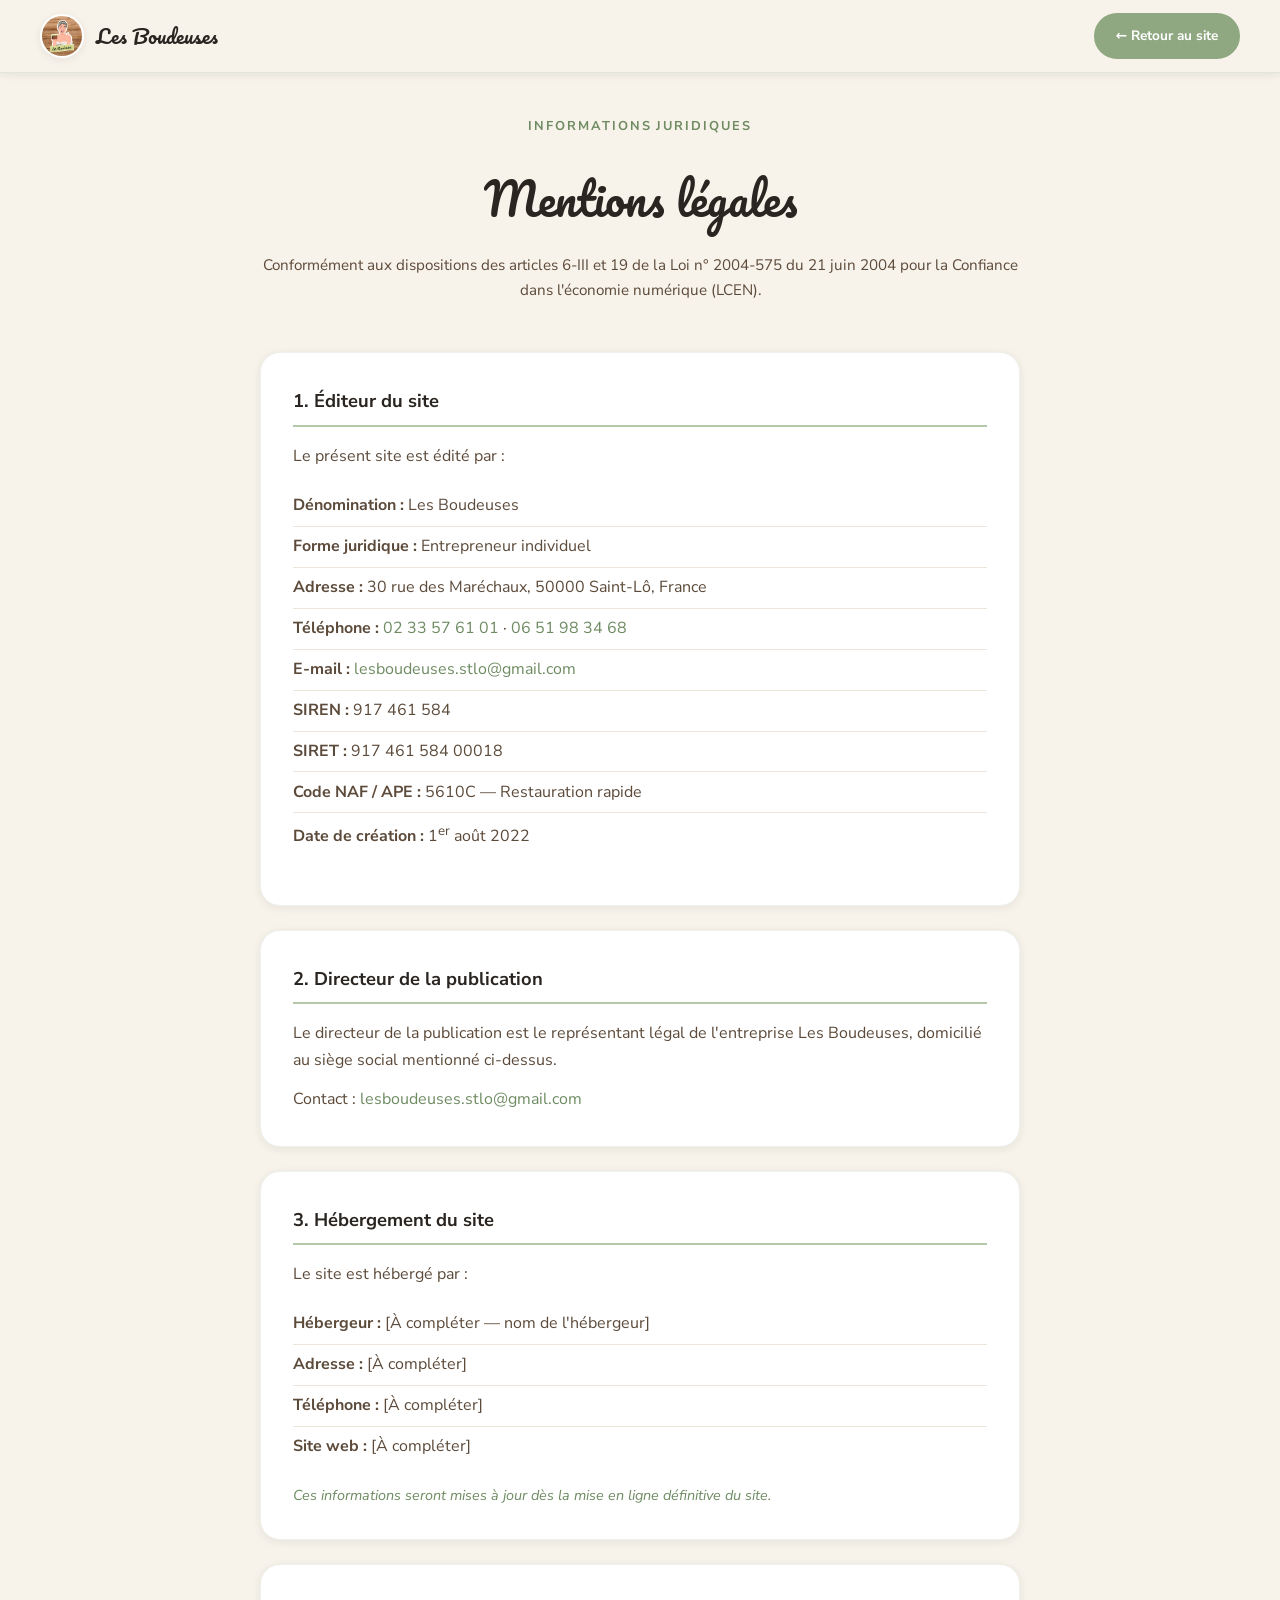
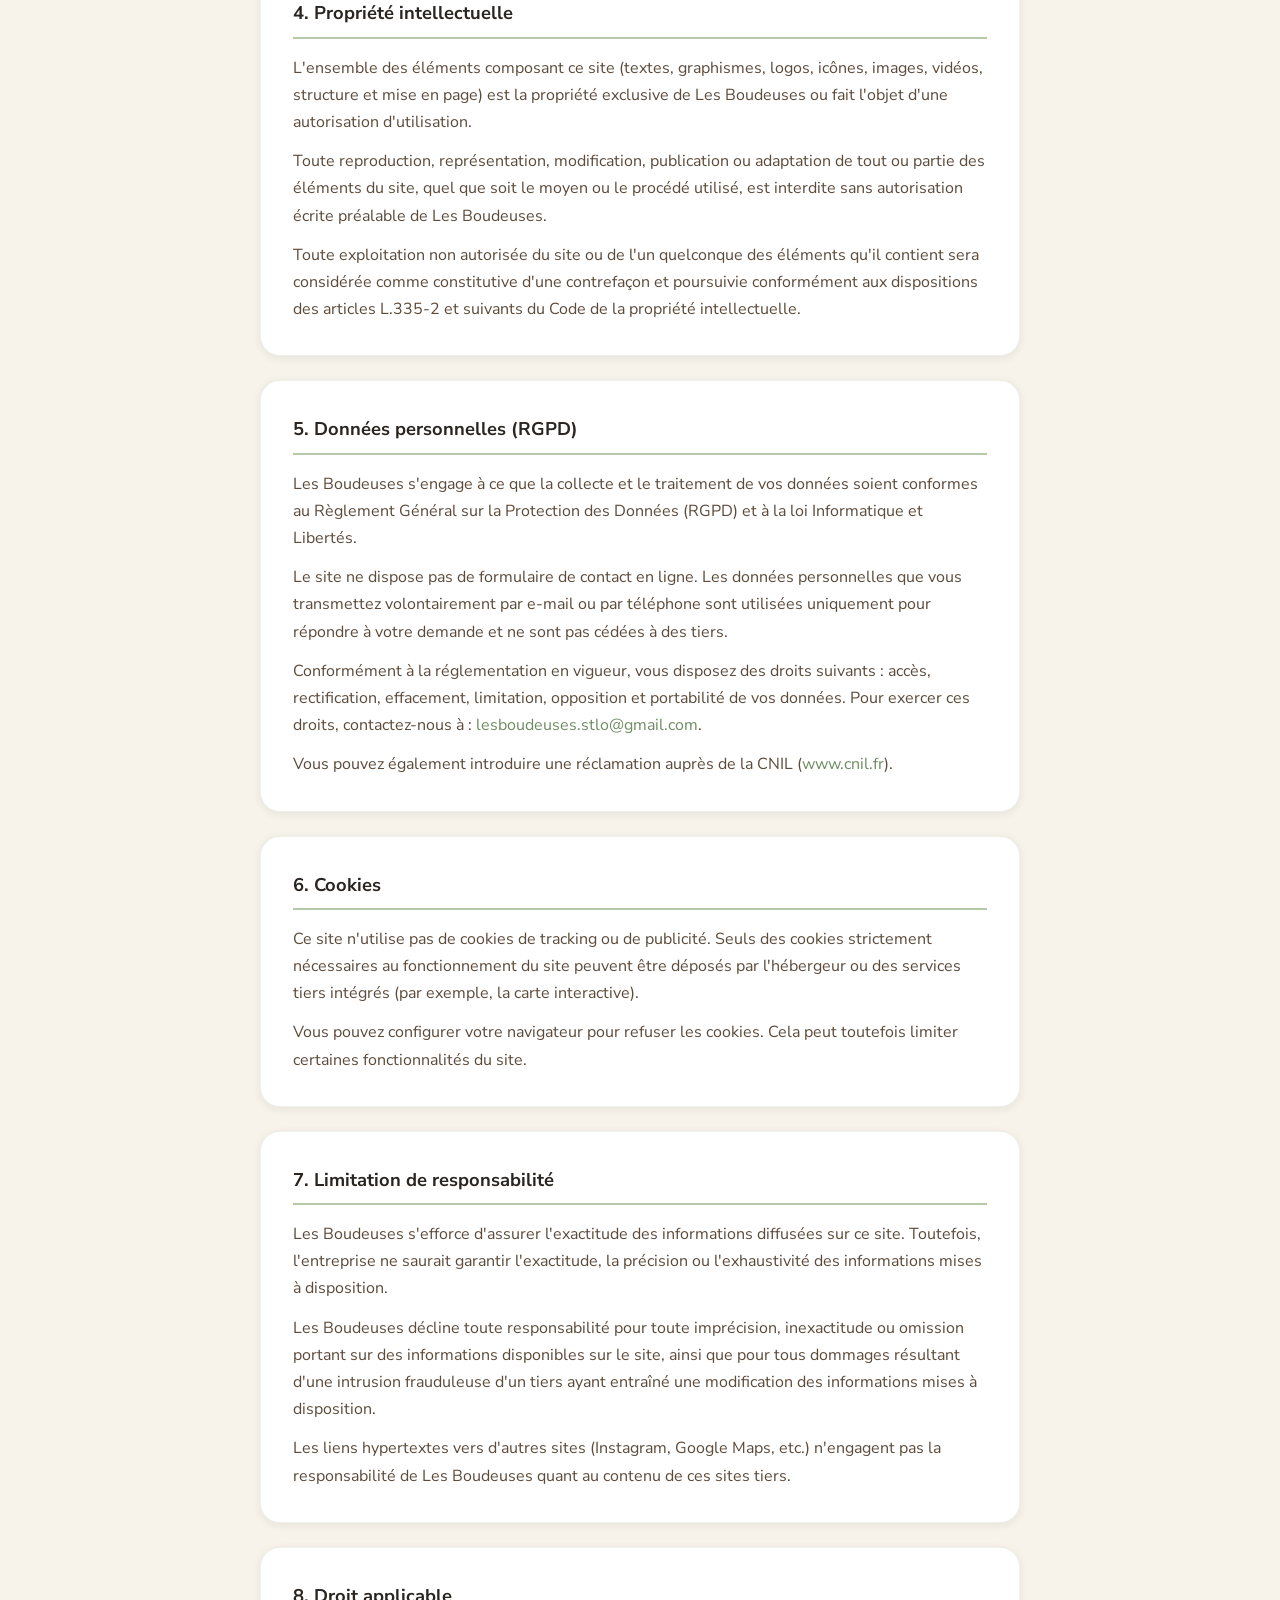
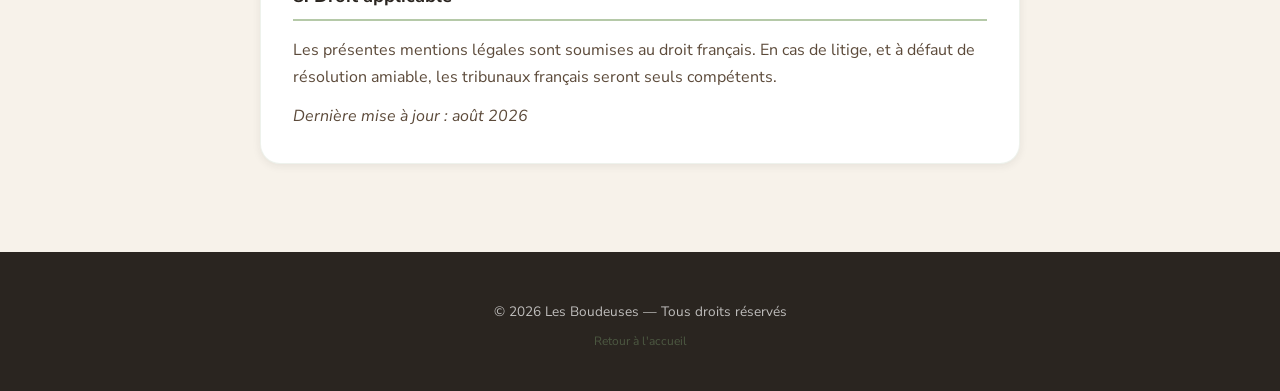
<file: mentions-legales.html>
<!DOCTYPE html>
<html lang="fr">
<head>
  <meta charset="UTF-8">
  <meta name="viewport" content="width=device-width, initial-scale=1.0">
  <meta name="robots" content="noindex, follow">
  <title>Mentions légales — Les Boudeuses | Saint-Lô</title>
  <link rel="preconnect" href="https://fonts.googleapis.com">
  <link rel="preconnect" href="https://fonts.gstatic.com" crossorigin>
  <link href="https://fonts.googleapis.com/css2?family=Nunito+Sans:ital,opsz,wght@0,6..12,400;0,6..12,600;0,6..12,700&family=Pacifico&display=swap" rel="stylesheet">
  <link rel="stylesheet" href="css/style.css">
  <link rel="icon" data-img-favicon href="" type="image/png">
</head>
<body>

  <header class="header header--scrolled">
    <nav class="nav container">
      <a href="index.html" class="nav__logo">
        <img data-img="logo" alt="Les Boudeuses" class="nav__logo-img">
        <span class="nav__logo-text">Les Boudeuses</span>
      </a>
      <a href="index.html" class="btn btn--primary legal-back">← Retour au site</a>
    </nav>
  </header>

  <main class="legal-page">
    <div class="container legal-page__container">
      <header class="legal-page__header">
        <span class="section__label">Informations juridiques</span>
        <h1 class="legal-page__title script">Mentions légales</h1>
        <p class="legal-page__intro">Conformément aux dispositions des articles 6-III et 19 de la Loi n° 2004-575 du 21 juin 2004 pour la Confiance dans l'économie numérique (LCEN).</p>
      </header>

      <article class="legal-block">
        <h2>1. Éditeur du site</h2>
        <p>Le présent site est édité par :</p>
        <ul class="legal-list">
          <li><strong>Dénomination :</strong> Les Boudeuses</li>
          <li><strong>Forme juridique :</strong> Entrepreneur individuel</li>
          <li><strong>Adresse :</strong> 30 rue des Maréchaux, 50000 Saint-Lô, France</li>
          <li><strong>Téléphone :</strong> <a href="tel:+33233576101">02 33 57 61 01</a> · <a href="tel:+33651983468">06 51 98 34 68</a></li>
          <li><strong>E-mail :</strong> <a href="mailto:lesboudeuses.stlo@gmail.com">lesboudeuses.stlo@gmail.com</a></li>
          <li><strong>SIREN :</strong> 917 461 584</li>
          <li><strong>SIRET :</strong> 917 461 584 00018</li>
          <li><strong>Code NAF / APE :</strong> 5610C — Restauration rapide</li>
          <li><strong>Date de création :</strong> 1<sup>er</sup> août 2022</li>
        </ul>
      </article>

      <article class="legal-block">
        <h2>2. Directeur de la publication</h2>
        <p>Le directeur de la publication est le représentant légal de l'entreprise Les Boudeuses, domicilié au siège social mentionné ci-dessus.</p>
        <p>Contact : <a href="mailto:lesboudeuses.stlo@gmail.com">lesboudeuses.stlo@gmail.com</a></p>
      </article>

      <article class="legal-block">
        <h2>3. Hébergement du site</h2>
        <p>Le site est hébergé par :</p>
        <ul class="legal-list">
          <li><strong>Hébergeur :</strong> [À compléter — nom de l'hébergeur]</li>
          <li><strong>Adresse :</strong> [À compléter]</li>
          <li><strong>Téléphone :</strong> [À compléter]</li>
          <li><strong>Site web :</strong> [À compléter]</li>
        </ul>
        <p class="legal-note">Ces informations seront mises à jour dès la mise en ligne définitive du site.</p>
      </article>

      <article class="legal-block">
        <h2>4. Propriété intellectuelle</h2>
        <p>L'ensemble des éléments composant ce site (textes, graphismes, logos, icônes, images, vidéos, structure et mise en page) est la propriété exclusive de Les Boudeuses ou fait l'objet d'une autorisation d'utilisation.</p>
        <p>Toute reproduction, représentation, modification, publication ou adaptation de tout ou partie des éléments du site, quel que soit le moyen ou le procédé utilisé, est interdite sans autorisation écrite préalable de Les Boudeuses.</p>
        <p>Toute exploitation non autorisée du site ou de l'un quelconque des éléments qu'il contient sera considérée comme constitutive d'une contrefaçon et poursuivie conformément aux dispositions des articles L.335-2 et suivants du Code de la propriété intellectuelle.</p>
      </article>

      <article class="legal-block">
        <h2>5. Données personnelles (RGPD)</h2>
        <p>Les Boudeuses s'engage à ce que la collecte et le traitement de vos données soient conformes au Règlement Général sur la Protection des Données (RGPD) et à la loi Informatique et Libertés.</p>
        <p>Le site ne dispose pas de formulaire de contact en ligne. Les données personnelles que vous transmettez volontairement par e-mail ou par téléphone sont utilisées uniquement pour répondre à votre demande et ne sont pas cédées à des tiers.</p>
        <p>Conformément à la réglementation en vigueur, vous disposez des droits suivants : accès, rectification, effacement, limitation, opposition et portabilité de vos données. Pour exercer ces droits, contactez-nous à : <a href="mailto:lesboudeuses.stlo@gmail.com">lesboudeuses.stlo@gmail.com</a>.</p>
        <p>Vous pouvez également introduire une réclamation auprès de la CNIL (<a href="https://www.cnil.fr" target="_blank" rel="noopener noreferrer">www.cnil.fr</a>).</p>
      </article>

      <article class="legal-block">
        <h2>6. Cookies</h2>
        <p>Ce site n'utilise pas de cookies de tracking ou de publicité. Seuls des cookies strictement nécessaires au fonctionnement du site peuvent être déposés par l'hébergeur ou des services tiers intégrés (par exemple, la carte interactive).</p>
        <p>Vous pouvez configurer votre navigateur pour refuser les cookies. Cela peut toutefois limiter certaines fonctionnalités du site.</p>
      </article>

      <article class="legal-block">
        <h2>7. Limitation de responsabilité</h2>
        <p>Les Boudeuses s'efforce d'assurer l'exactitude des informations diffusées sur ce site. Toutefois, l'entreprise ne saurait garantir l'exactitude, la précision ou l'exhaustivité des informations mises à disposition.</p>
        <p>Les Boudeuses décline toute responsabilité pour toute imprécision, inexactitude ou omission portant sur des informations disponibles sur le site, ainsi que pour tous dommages résultant d'une intrusion frauduleuse d'un tiers ayant entraîné une modification des informations mises à disposition.</p>
        <p>Les liens hypertextes vers d'autres sites (Instagram, Google Maps, etc.) n'engagent pas la responsabilité de Les Boudeuses quant au contenu de ces sites tiers.</p>
      </article>

      <article class="legal-block">
        <h2>8. Droit applicable</h2>
        <p>Les présentes mentions légales sont soumises au droit français. En cas de litige, et à défaut de résolution amiable, les tribunaux français seront seuls compétents.</p>
        <p><em>Dernière mise à jour : août 2026</em></p>
      </article>
    </div>
  </main>

  <footer class="footer">
    <div class="container">
      <div class="footer__bottom">
        <p>&copy; 2026 Les Boudeuses — Tous droits réservés</p>
        <p class="footer__legal"><a href="index.html">Retour à l'accueil</a></p>
      </div>
    </div>
  </footer>

  <script src="js/images.js"></script>
  <script>initImages();</script>
</body>
</html>
</file>
<file: css/style.css>
/* ============================================
   Les Boudeuses — Styles
   ============================================ */

:root {
  --sage: #8FA882;
  --sage-dark: #6E8B62;
  --sage-light: #B5C9A8;
  --cream: #F7F2EA;
  --cream-dark: #EDE5D8;
  --paper: #F5F0E6;
  --wood: #C4A882;
  --brick: #C4654A;
  --charcoal: #2A2520;
  --brown: #3D2E1F;
  --brown-light: #5C4A3A;
  --white: #FFFFFF;

  --font-body: 'Nunito Sans', system-ui, sans-serif;
  --font-script: 'Pacifico', cursive;
  --font-typewriter: 'Special Elite', 'Courier New', monospace;

  --section-padding: clamp(4rem, 8vw, 7rem);
  --container-width: 1200px;
  --radius: 12px;
  --radius-lg: 20px;
  --shadow-sm: 0 2px 8px rgba(42, 37, 32, 0.08);
  --shadow-md: 0 8px 30px rgba(42, 37, 32, 0.12);
  --shadow-lg: 0 20px 60px rgba(42, 37, 32, 0.15);
  --transition: 0.3s cubic-bezier(0.4, 0, 0.2, 1);
  --header-height: 72px;
  --header-offset: calc(var(--header-height) + 1px);
}

*, *::before, *::after {
  box-sizing: border-box;
  margin: 0;
  padding: 0;
}

html {
  scroll-behavior: smooth;
}

section[id] {
  scroll-margin-top: var(--header-offset);
}

#accueil {
  scroll-margin-top: 0;
}

body {
  font-family: var(--font-body);
  font-size: 1rem;
  line-height: 1.7;
  color: var(--brown);
  background-color: var(--cream);
  overflow-x: hidden;
}

img {
  max-width: 100%;
  height: auto;
  display: block;
}

a {
  color: var(--sage-dark);
  text-decoration: none;
  transition: color var(--transition);
}

a:hover {
  color: var(--brick);
}

ul {
  list-style: none;
}

.container {
  width: min(100% - 2rem, var(--container-width));
  margin-inline: auto;
}

.script {
  font-family: var(--font-script);
  font-weight: 400;
}

.typewriter {
  font-family: var(--font-typewriter);
  font-weight: 400;
}

/* Header */
.header {
  position: fixed;
  top: 0;
  left: 0;
  right: 0;
  z-index: 1000;
  background: rgba(247, 242, 234, 0.92);
  backdrop-filter: blur(12px);
  -webkit-backdrop-filter: blur(12px);
  border-bottom: 1px solid rgba(143, 168, 130, 0.2);
  transition: box-shadow var(--transition);
}

.header--scrolled {
  box-shadow: var(--shadow-sm);
}

.nav {
  display: flex;
  align-items: center;
  justify-content: space-between;
  height: 72px;
}

.nav__logo {
  display: flex;
  align-items: center;
  gap: 0.75rem;
  color: var(--charcoal);
}

.nav__logo:hover {
  color: var(--charcoal);
}

.nav__logo-img {
  width: 44px;
  height: 44px;
  border-radius: 50%;
  object-fit: cover;
  border: 2px solid var(--white);
  box-shadow: var(--shadow-sm);
}

.nav__logo-text {
  font-family: var(--font-script);
  font-size: 1.25rem;
  display: none;
}

@media (min-width: 480px) {
  .nav__logo-text { display: block; }
}

.nav__menu {
  display: flex;
  align-items: center;
  gap: 0.25rem;
  list-style: none;
}

@media (min-width: 769px) {
  .nav__menu {
    position: fixed;
    top: 0;
    left: 50%;
    transform: translateX(-50%);
    width: min(100% - 2rem, var(--container-width));
    height: var(--header-height);
    padding: 0;
    justify-content: flex-end;
    z-index: 1001;
    pointer-events: none;
  }

  .nav__menu li {
    pointer-events: auto;
  }
}

.nav__link {
  padding: 0.5rem 1rem;
  font-size: 0.9rem;
  font-weight: 600;
  color: var(--brown);
  border-radius: 8px;
  transition: background var(--transition), color var(--transition);
}

.nav__link:hover {
  background: rgba(143, 168, 130, 0.15);
  color: var(--sage-dark);
}

.nav__link--cta {
  background: var(--sage);
  color: var(--white) !important;
  margin-left: 0.5rem;
}

.nav__link--cta:hover {
  background: var(--sage-dark);
  color: var(--white) !important;
}

.nav__toggle {
  display: none;
  flex-direction: column;
  gap: 5px;
  background: none;
  border: none;
  cursor: pointer;
  padding: 8px;
}

.nav__toggle span {
  display: block;
  width: 24px;
  height: 2px;
  background: var(--charcoal);
  border-radius: 2px;
  transition: transform var(--transition), opacity var(--transition);
  transform-origin: center;
}

.nav__backdrop {
  display: none;
}

@media (max-width: 768px) {
  .header {
    backdrop-filter: none;
    -webkit-backdrop-filter: none;
    background: rgba(247, 242, 234, 0.98);
  }

  .nav__toggle {
    display: flex;
    position: relative;
    z-index: 1002;
    width: 44px;
    height: 44px;
    align-items: center;
    justify-content: center;
    border-radius: 50%;
    transition: background var(--transition);
  }

  .nav__toggle--open {
    background: rgba(143, 168, 130, 0.18);
  }

  .nav__toggle--open span:nth-child(1) {
    transform: translateY(7px) rotate(45deg);
  }

  .nav__toggle--open span:nth-child(2) {
    opacity: 0;
    transform: scaleX(0);
  }

  .nav__toggle--open span:nth-child(3) {
    transform: translateY(-7px) rotate(-45deg);
  }

  .nav__backdrop {
    display: block;
    position: fixed;
    inset: 0;
    z-index: 999;
    background: rgba(42, 37, 32, 0.45);
    opacity: 0;
    visibility: hidden;
    border: none;
    padding: 0;
    cursor: pointer;
  }

  .nav__backdrop--animate {
    transition: opacity var(--transition), visibility var(--transition);
  }

  .nav__backdrop--visible {
    opacity: 1;
    visibility: visible;
  }

  body.nav-open {
    overflow: hidden;
  }

  .header--menu-open {
    z-index: 1002;
  }

  .nav__menu {
    position: fixed;
    top: 0;
    right: 0;
    bottom: 0;
    left: auto;
    width: min(300px, 88vw);
    flex-direction: column;
    align-items: stretch;
    justify-content: flex-start;
    background: var(--cream);
    padding: calc(var(--header-height) + 0.5rem) 1.25rem 2rem;
    gap: 0;
    box-shadow: -12px 0 48px rgba(42, 37, 32, 0.18);
    transform: translateX(100%);
    opacity: 1;
    visibility: hidden;
    pointer-events: none;
    z-index: 1001;
    overflow-y: auto;
    -webkit-overflow-scrolling: touch;
  }

  .nav__menu--animate {
    transition: transform 0.35s cubic-bezier(0.4, 0, 0.2, 1), visibility 0.35s;
  }

  .nav__menu::before {
    content: 'Menu';
    display: block;
    font-family: var(--font-script);
    font-size: 1.65rem;
    color: var(--sage-dark);
    padding: 0.75rem 0.5rem 1rem;
    margin-bottom: 0.25rem;
    border-bottom: 2px solid rgba(143, 168, 130, 0.35);
  }

  .nav__menu--open {
    transform: translateX(0);
    visibility: visible;
    pointer-events: auto;
  }

  .nav__menu li {
    border-bottom: 1px solid rgba(143, 168, 130, 0.15);
  }

  .nav__menu li:last-child {
    border-bottom: none;
    margin-top: auto;
    padding-top: 1.25rem;
  }

  .nav__link {
    width: 100%;
    text-align: left;
    padding: 1rem 0.5rem;
    font-size: 1.05rem;
    border-radius: 8px;
  }

  .nav__link--cta {
    margin-left: 0;
    margin-top: 0;
    text-align: center;
    padding: 1rem 1.5rem;
    font-size: 1rem;
    box-shadow: var(--shadow-sm);
  }
}

/* Buttons */
.btn {
  display: inline-flex;
  align-items: center;
  justify-content: center;
  gap: 0.5rem;
  padding: 0.875rem 1.75rem;
  font-family: var(--font-body);
  font-size: 0.95rem;
  font-weight: 700;
  border-radius: 50px;
  border: 2px solid transparent;
  cursor: pointer;
  transition: var(--transition);
  text-decoration: none;
}

.btn--primary {
  background: var(--sage);
  color: var(--white);
  border-color: var(--sage);
}

.btn--primary:hover {
  background: var(--sage-dark);
  border-color: var(--sage-dark);
  color: var(--white);
  transform: translateY(-2px);
  box-shadow: var(--shadow-md);
}

.btn--outline {
  background: transparent;
  color: var(--white);
  border-color: rgba(255, 255, 255, 0.7);
}

.btn--outline:hover {
  background: rgba(255, 255, 255, 0.15);
  color: var(--white);
  border-color: var(--white);
}

.btn--instagram {
  background: linear-gradient(45deg, #f09433, #e6683c, #dc2743, #cc2366, #bc1888);
  color: var(--white);
  border: none;
}

.btn--instagram:hover {
  color: var(--white);
  transform: translateY(-2px);
  box-shadow: var(--shadow-md);
  filter: brightness(1.1);
}

/* Hero */
.hero {
  position: relative;
  min-height: 100vh;
  min-height: 100dvh;
  display: flex;
  align-items: center;
  justify-content: center;
  overflow: hidden;
}

.hero__bg {
  position: absolute;
  inset: 0;
}

.hero__bg-img {
  width: 100%;
  height: 100%;
  object-fit: cover;
}

.hero__overlay {
  position: absolute;
  inset: 0;
  background: linear-gradient(
    to bottom,
    rgba(26, 22, 18, 0.55) 0%,
    rgba(26, 22, 18, 0.4) 50%,
    rgba(26, 22, 18, 0.65) 100%
  );
}

.hero__content {
  position: relative;
  z-index: 1;
  text-align: center;
  color: var(--white);
  padding: 6rem 1rem 4rem;
}

.hero__logo {
  width: clamp(140px, 25vw, 200px);
  margin: 0 auto 1.5rem;
  border-radius: 50%;
  border: 4px solid var(--white);
  box-shadow: var(--shadow-lg);
  animation: float 4s ease-in-out infinite;
}

@keyframes float {
  0%, 100% { transform: translateY(0); }
  50% { transform: translateY(-10px); }
}

.hero__tagline {
  font-size: clamp(0.75rem, 2vw, 0.9rem);
  font-weight: 600;
  letter-spacing: 0.15em;
  text-transform: uppercase;
  margin-bottom: 0.75rem;
}

.hero__dot {
  color: var(--sage-light);
  margin: 0 0.25rem;
}

.hero__title {
  font-family: var(--font-script);
  font-size: clamp(2.5rem, 8vw, 4.5rem);
  font-weight: 400;
  margin-bottom: 1rem;
  text-shadow: 0 2px 20px rgba(0, 0, 0, 0.3);
}

.hero__subtitle {
  font-size: clamp(1rem, 2.5vw, 1.2rem);
  max-width: 500px;
  margin: 0 auto 2rem;
  opacity: 0.9;
  line-height: 1.8;
}

.hero__actions {
  display: flex;
  flex-wrap: wrap;
  gap: 1rem;
  justify-content: center;
  margin-bottom: 3rem;
}

.hero__scroll {
  display: flex;
  flex-direction: column;
  align-items: center;
  gap: 0.5rem;
  font-size: 0.75rem;
  letter-spacing: 0.1em;
  text-transform: uppercase;
  opacity: 0.7;
  animation: bounce 2s ease-in-out infinite;
}

@keyframes bounce {
  0%, 100% { transform: translateY(0); }
  50% { transform: translateY(8px); }
}

/* Sections */
.section {
  padding-block: var(--section-padding);
}

.section--paper {
  background-color: var(--paper);
  background-image:
    linear-gradient(rgba(143, 168, 130, 0.03) 1px, transparent 1px),
    linear-gradient(90deg, rgba(143, 168, 130, 0.03) 1px, transparent 1px);
  background-size: 24px 24px;
}

.section--cream {
  background-color: var(--cream-dark);
}

.section__header {
  text-align: center;
  max-width: 650px;
  margin: 0 auto 3.5rem;
}

.section__label {
  display: inline-block;
  font-size: 0.8rem;
  font-weight: 700;
  letter-spacing: 0.15em;
  text-transform: uppercase;
  color: var(--sage-dark);
  margin-bottom: 0.75rem;
}

.section__title {
  font-size: clamp(2rem, 5vw, 3rem);
  color: var(--charcoal);
  margin-bottom: 1rem;
  line-height: 1.3;
}

.section__intro {
  font-size: 1.05rem;
  color: var(--brown-light);
}

/* Concept */
.concept__grid {
  display: grid;
  grid-template-columns: repeat(auto-fit, minmax(320px, 1fr));
  gap: 2rem;
  margin-bottom: 4rem;
}

.concept__card {
  background: var(--white);
  border-radius: var(--radius-lg);
  overflow: hidden;
  box-shadow: var(--shadow-md);
  transition: transform var(--transition), box-shadow var(--transition);
}

.concept__card:hover {
  transform: translateY(-6px);
  box-shadow: var(--shadow-lg);
}

.concept__card-image {
  position: relative;
  height: 240px;
  overflow: hidden;
}

.concept__card-image img {
  width: 100%;
  height: 100%;
  object-fit: cover;
  transition: transform 0.6s ease;
}

.concept__card:hover .concept__card-image img {
  transform: scale(1.05);
}

.concept__card-badge {
  position: absolute;
  top: 1rem;
  left: 1rem;
  background: var(--sage);
  color: var(--white);
  padding: 0.4rem 1rem;
  border-radius: 50px;
  font-size: 0.8rem;
  font-weight: 700;
  letter-spacing: 0.05em;
  text-transform: uppercase;
}

.concept__card--aprem .concept__card-badge {
  background: var(--brick);
}

.concept__card-body {
  padding: 1.75rem;
}

.concept__card-body h3 {
  font-size: 1.35rem;
  color: var(--charcoal);
  margin-bottom: 0.75rem;
}

.concept__card-body p {
  color: var(--brown-light);
  margin-bottom: 1rem;
}

.concept__list {
  display: flex;
  flex-wrap: wrap;
  gap: 0.5rem;
}

.concept__list li {
  background: var(--cream);
  padding: 0.35rem 0.85rem;
  border-radius: 50px;
  font-size: 0.85rem;
  font-weight: 600;
  color: var(--sage-dark);
}

.concept__ambiance {
  display: grid;
  grid-template-columns: repeat(3, 1fr);
  gap: 1rem;
  margin-bottom: 3rem;
  border-radius: var(--radius-lg);
  overflow: hidden;
}

.concept__ambiance img {
  width: 100%;
  height: 200px;
  object-fit: cover;
}

@media (max-width: 768px) {
  .concept__ambiance {
    grid-template-columns: 1fr;
  }

  .concept__ambiance img {
    height: 180px;
  }
}

.concept__features {
  display: grid;
  grid-template-columns: repeat(auto-fit, minmax(220px, 1fr));
  gap: 1.5rem;
}

.feature {
  text-align: center;
  padding: 2rem 1.5rem;
  background: var(--white);
  border-radius: var(--radius);
  box-shadow: var(--shadow-sm);
  border: 1px solid rgba(143, 168, 130, 0.15);
}

.feature__icon {
  font-size: 2rem;
  margin-bottom: 0.75rem;
}

.feature h4 {
  font-size: 1.05rem;
  color: var(--charcoal);
  margin-bottom: 0.5rem;
}

.feature p {
  font-size: 0.9rem;
  color: var(--brown-light);
}

/* Carte */
.carte__tabs {
  display: flex;
  justify-content: center;
  gap: 0.5rem;
  margin-bottom: 3rem;
  flex-wrap: wrap;
}

.carte__tab {
  padding: 0.75rem 1.75rem;
  font-family: var(--font-body);
  font-size: 0.95rem;
  font-weight: 700;
  background: var(--white);
  color: var(--brown);
  border: 2px solid rgba(143, 168, 130, 0.3);
  border-radius: 50px;
  cursor: pointer;
  transition: var(--transition);
}

.carte__tab:hover {
  border-color: var(--sage);
  color: var(--sage-dark);
}

.carte__tab--active {
  background: var(--sage);
  color: var(--white);
  border-color: var(--sage);
}

.carte__panel {
  display: none;
  animation: fadeIn 0.4s ease;
}

.carte__panel--active {
  display: block;
}

@keyframes fadeIn {
  from { opacity: 0; transform: translateY(10px); }
  to { opacity: 1; transform: translateY(0); }
}

.carte__highlight {
  display: grid;
  grid-template-columns: 1fr 1.2fr;
  gap: 2.5rem;
  align-items: start;
  margin-bottom: 3rem;
  padding: 2rem;
  background: var(--white);
  border-radius: var(--radius-lg);
  box-shadow: var(--shadow-md);
  border: 2px solid var(--brown);
}

@media (max-width: 768px) {
  .carte__highlight { grid-template-columns: 1fr; }
}

.polaroid {
  background: var(--white);
  padding: 0.75rem 0.75rem 2.5rem;
  box-shadow: var(--shadow-md);
  transform: rotate(-2deg);
  transition: transform var(--transition);
}

.polaroid:hover {
  transform: rotate(0deg);
}

.polaroid img {
  width: 100%;
  aspect-ratio: 4/3;
  object-fit: cover;
}

.carte__highlight-content h3 {
  font-size: 1.75rem;
  color: var(--charcoal);
  margin-bottom: 1.25rem;
  text-decoration: underline;
  text-underline-offset: 6px;
  text-decoration-color: var(--brick);
}

.carte__steps {
  margin-bottom: 1.5rem;
  counter-reset: steps;
  list-style: none;
  padding-left: 0;
}

.carte__steps li {
  counter-increment: steps;
  padding: 0.5rem 0;
  padding-left: 2rem;
  position: relative;
  font-size: 1.05rem;
}

.carte__steps li::before {
  content: counter(steps);
  position: absolute;
  left: 0;
  width: 1.5rem;
  height: 1.5rem;
  background: var(--sage);
  color: var(--white);
  border-radius: 50%;
  display: flex;
  align-items: center;
  justify-content: center;
  font-size: 0.75rem;
  font-weight: 700;
}

.carte__prices {
  display: grid;
  grid-template-columns: repeat(auto-fit, minmax(200px, 1fr));
  gap: 1rem;
  margin-bottom: 1rem;
}

.price-card {
  background: var(--cream);
  padding: 1.25rem;
  border-radius: var(--radius);
  border-left: 4px solid var(--sage);
}

.price-card__title {
  display: block;
  font-weight: 700;
  color: var(--charcoal);
  margin-bottom: 0.25rem;
}

.price-card__price {
  display: block;
  font-size: 1.5rem;
  font-weight: 700;
  color: var(--brick);
  margin-bottom: 0.5rem;
}

.price-card__formula {
  display: block;
  font-size: 0.8rem;
  color: var(--brown-light);
}

.carte__note {
  color: var(--brick);
  font-weight: 600;
  font-style: italic;
}

.carte__grid {
  display: grid;
  grid-template-columns: repeat(auto-fit, minmax(260px, 1fr));
  gap: 1.5rem;
}

.carte__grid--2 {
  grid-template-columns: repeat(auto-fit, minmax(320px, 1fr));
}

.carte__grid--3 {
  grid-template-columns: repeat(auto-fit, minmax(240px, 1fr));
}

.menu-block {
  background: var(--white);
  padding: 1.5rem;
  border-radius: var(--radius);
  box-shadow: var(--shadow-sm);
  border: 1px solid rgba(61, 46, 31, 0.1);
}

.menu-block--large {
  padding: 2rem;
}

.menu-block__image {
  margin: -1.5rem -1.5rem 1.25rem;
  border-radius: var(--radius) var(--radius) 0 0;
  overflow: hidden;
}

.menu-block--large .menu-block__image {
  margin: -2rem -2rem 1.5rem;
}

.menu-block__image img {
  width: 100%;
  height: 180px;
  object-fit: cover;
}

.menu-block h4 {
  font-size: 1.15rem;
  color: var(--charcoal);
  margin-bottom: 0.75rem;
}

.menu-block p {
  color: var(--brown-light);
  font-size: 0.95rem;
}

.menu-block__list li {
  display: flex;
  justify-content: space-between;
  padding: 0.5rem 0;
  border-bottom: 1px dashed rgba(61, 46, 31, 0.15);
  font-size: 0.9rem;
}

.menu-block__list li:last-child {
  border-bottom: none;
}

.menu-block__list li span:last-child {
  font-weight: 700;
  color: var(--brick);
}

.menu-block__tags {
  display: flex;
  flex-wrap: wrap;
  gap: 0.5rem;
  margin-top: 0.75rem;
}

.menu-block__tags li {
  background: var(--sage-light);
  color: var(--charcoal);
  padding: 0.3rem 0.85rem;
  border-radius: 50px;
  font-size: 0.85rem;
  font-weight: 600;
}

.carte__special {
  display: flex;
  align-items: center;
  gap: 2rem;
  margin-top: 2rem;
  padding: 2rem;
  background: var(--white);
  border-radius: var(--radius-lg);
  box-shadow: var(--shadow-sm);
}

.carte__special-img {
  width: 120px;
  flex-shrink: 0;
}

.carte__special h4 {
  font-size: 1.75rem;
  color: var(--charcoal);
  margin-bottom: 0.5rem;
}

.carte__special p {
  color: var(--brown-light);
}

.carte__budget {
  text-align: center;
  margin-top: 2.5rem;
  font-size: 1.1rem;
  color: var(--brown-light);
}

.carte__budget strong {
  color: var(--brick);
  font-size: 1.3rem;
}

@media (max-width: 600px) {
  .carte__special {
    flex-direction: column;
    text-align: center;
  }
}

/* Galerie */
.galerie__grid {
  display: grid;
  grid-template-columns: repeat(4, 1fr);
  grid-auto-rows: 220px;
  gap: 1rem;
}

.galerie__item {
  position: relative;
  border-radius: var(--radius);
  overflow: hidden;
  cursor: pointer;
  margin: 0;
}

.galerie__item img {
  width: 100%;
  height: 100%;
  object-fit: cover;
  transition: transform 0.5s ease;
}

.galerie__item::after {
  content: '';
  position: absolute;
  inset: 0;
  background: linear-gradient(to top, rgba(26, 22, 18, 0.5), transparent);
  opacity: 0;
  transition: opacity var(--transition);
}

.galerie__item:hover img {
  transform: scale(1.08);
}

.galerie__item:hover::after {
  opacity: 1;
}

.galerie__item--large {
  grid-column: span 2;
  grid-row: span 2;
}

.galerie__item--wide {
  grid-column: span 2;
}

@media (max-width: 900px) {
  .galerie__grid {
    grid-template-columns: repeat(2, 1fr);
    grid-auto-rows: 200px;
  }

  .galerie__item--large {
    grid-column: span 2;
    grid-row: span 1;
  }

  .galerie__item--wide {
    grid-column: span 2;
  }
}

@media (max-width: 480px) {
  .galerie__grid {
    grid-template-columns: 1fr;
    grid-auto-rows: 220px;
  }

  .galerie__item--large,
  .galerie__item--wide {
    grid-column: span 1;
  }
}

.galerie__instagram {
  text-align: center;
  margin-top: 3rem;
}

/* Infos */
.infos__grid {
  display: grid;
  grid-template-columns: repeat(auto-fit, minmax(300px, 1fr));
  gap: 1.5rem;
}

.info-card {
  background: var(--white);
  padding: 2rem;
  border-radius: var(--radius-lg);
  box-shadow: var(--shadow-sm);
}

.info-card h3 {
  font-size: 1.25rem;
  color: var(--charcoal);
  margin-bottom: 1.25rem;
  padding-bottom: 0.75rem;
  border-bottom: 2px solid var(--sage-light);
}

.hours__row {
  display: flex;
  justify-content: space-between;
  align-items: center;
  padding: 0.75rem 0;
  border-bottom: 1px solid var(--cream-dark);
}

.hours__day {
  font-weight: 600;
  color: var(--charcoal);
}

.hours__time {
  color: var(--sage-dark);
  font-weight: 700;
}

.hours__row--closed .hours__time {
  color: var(--brick);
}

.hours__note {
  font-size: 0.85rem;
  color: var(--brown-light);
  font-style: italic;
  margin: 0.5rem 0 1rem;
}

.status-badge {
  display: inline-flex;
  align-items: center;
  gap: 0.5rem;
  margin-top: 1.25rem;
  padding: 0.5rem 1rem;
  background: var(--cream);
  border-radius: 50px;
  font-size: 0.85rem;
  font-weight: 600;
}

.status-badge__dot {
  width: 10px;
  height: 10px;
  border-radius: 50%;
  background: var(--brown-light);
}

.status-badge--open .status-badge__dot {
  background: #4CAF50;
  animation: pulse 2s infinite;
}

.status-badge--closed .status-badge__dot {
  background: var(--brick);
}

@keyframes pulse {
  0%, 100% { opacity: 1; }
  50% { opacity: 0.5; }
}

.info-list li {
  padding: 0.5rem 0;
  padding-left: 1.5rem;
  position: relative;
  color: var(--brown-light);
}

.info-list li::before {
  content: '✓';
  position: absolute;
  left: 0;
  color: var(--sage);
  font-weight: 700;
}

.info-card p {
  color: var(--brown-light);
  margin-bottom: 0.75rem;
}

.info-card--photo {
  padding: 0;
  overflow: hidden;
}

.info-card--photo img {
  width: 100%;
  height: 180px;
  object-fit: cover;
}

.info-card--photo h3,
.info-card--photo p {
  padding-inline: 2rem;
}

.info-card--photo h3 {
  padding-top: 1.5rem;
}

.info-card--photo .info-card__since {
  padding-bottom: 2rem;
}

.info-card__since {
  font-weight: 600;
  color: var(--sage-dark) !important;
  font-style: italic;
}

/* Contact */
.contact__grid {
  display: grid;
  grid-template-columns: 1fr 1.2fr;
  gap: 2.5rem;
  align-items: start;
}

@media (max-width: 768px) {
  .contact__grid { grid-template-columns: 1fr; }
}

.contact__details {
  display: flex;
  flex-direction: column;
  gap: 1.75rem;
}

.contact__item {
  display: flex;
  gap: 1.25rem;
  align-items: flex-start;
}

.contact__icon {
  font-size: 1.5rem;
  width: 48px;
  height: 48px;
  display: flex;
  align-items: center;
  justify-content: center;
  background: var(--sage-light);
  border-radius: 12px;
  flex-shrink: 0;
}

.contact__item h4 {
  font-size: 1rem;
  color: var(--charcoal);
  margin-bottom: 0.35rem;
}

.contact__item p {
  color: var(--brown-light);
  line-height: 1.6;
}

.contact__item a {
  color: var(--brown);
  font-weight: 600;
}

.contact__item a:hover {
  color: var(--sage-dark);
}

.contact__link {
  display: inline-block;
  margin-top: 0.5rem;
  font-size: 0.9rem;
}

.contact__map {
  border-radius: var(--radius-lg);
  overflow: hidden;
  box-shadow: var(--shadow-md);
  border: 3px solid var(--white);
  min-height: 350px;
}

.contact__map iframe {
  width: 100%;
  height: 100%;
  min-height: 350px;
  border: 0;
}

/* Footer */
.footer {
  background: var(--charcoal);
  color: rgba(255, 255, 255, 0.7);
  padding: 3rem 0 2rem;
}

.footer__top {
  display: flex;
  justify-content: space-between;
  align-items: flex-start;
  flex-wrap: wrap;
  gap: 2rem;
  padding-bottom: 2rem;
  border-bottom: 1px solid rgba(255, 255, 255, 0.1);
  margin-bottom: 2rem;
}

.footer__logo {
  width: 60px;
  border-radius: 50%;
  margin-bottom: 1rem;
}

.footer__brand p {
  font-size: 0.9rem;
  line-height: 1.6;
}

.footer__nav {
  display: flex;
  flex-wrap: wrap;
  gap: 1.5rem;
}

.footer__nav a {
  color: rgba(255, 255, 255, 0.7);
  font-size: 0.9rem;
  font-weight: 600;
}

.footer__nav a:hover {
  color: var(--sage-light);
}

.footer__bottom {
  text-align: center;
}

.footer__bottom p {
  font-size: 0.85rem;
  margin-bottom: 0.5rem;
}

.footer__legal {
  font-size: 0.75rem !important;
  opacity: 0.5;
}

/* Lightbox */
.lightbox {
  position: fixed;
  inset: 0;
  z-index: 2000;
  background: rgba(26, 22, 18, 0.92);
  display: flex;
  flex-direction: column;
  align-items: center;
  justify-content: center;
  padding: 2rem;
  opacity: 0;
  visibility: hidden;
  transition: var(--transition);
}

.lightbox--open {
  opacity: 1;
  visibility: visible;
}

.lightbox__close {
  position: absolute;
  top: 1.5rem;
  right: 1.5rem;
  background: none;
  border: none;
  color: var(--white);
  font-size: 2.5rem;
  cursor: pointer;
  line-height: 1;
  opacity: 0.8;
  transition: opacity var(--transition);
}

.lightbox__close:hover {
  opacity: 1;
}

.lightbox__img {
  max-width: 90vw;
  max-height: 75vh;
  object-fit: contain;
  border-radius: var(--radius);
  box-shadow: var(--shadow-lg);
}

.lightbox__caption {
  color: var(--white);
  margin-top: 1rem;
  font-size: 0.95rem;
  text-align: center;
  opacity: 0.8;
}

/* Scroll reveal */
.reveal {
  opacity: 0;
  transform: translateY(30px);
  transition: opacity 0.6s ease, transform 0.6s ease;
}

.reveal--visible {
  opacity: 1;
  transform: translateY(0);
}

/* Mentions légales */
.legal-page {
  padding: 7rem 0 4rem;
  min-height: 80vh;
}

.legal-page__container {
  max-width: 760px;
}

.legal-page__header {
  margin-bottom: 3rem;
  text-align: center;
}

.legal-page__title {
  font-size: clamp(2rem, 5vw, 2.75rem);
  color: var(--charcoal);
  margin: 0.75rem 0 1rem;
}

.legal-page__intro {
  color: var(--brown-light);
  font-size: 0.95rem;
}

.legal-block {
  background: var(--white);
  border-radius: var(--radius-lg);
  padding: 2rem;
  margin-bottom: 1.5rem;
  box-shadow: var(--shadow-sm);
  border: 1px solid rgba(143, 168, 130, 0.15);
}

.legal-block h2 {
  font-size: 1.15rem;
  color: var(--charcoal);
  margin-bottom: 1rem;
  padding-bottom: 0.5rem;
  border-bottom: 2px solid var(--sage-light);
}

.legal-block p {
  color: var(--brown-light);
  margin-bottom: 0.75rem;
}

.legal-block p:last-child {
  margin-bottom: 0;
}

.legal-list {
  list-style: none;
  margin: 1rem 0;
}

.legal-list li {
  padding: 0.4rem 0;
  color: var(--brown-light);
  border-bottom: 1px solid var(--cream-dark);
}

.legal-list li:last-child {
  border-bottom: none;
}

.legal-note {
  font-size: 0.9rem;
  font-style: italic;
  color: var(--sage-dark) !important;
}

.legal-back {
  font-size: 0.85rem;
  padding: 0.6rem 1.25rem;
}

@media (max-width: 768px) {
  .legal-back {
    display: none;
  }

  .legal-page {
    padding-top: 6rem;
  }
}
</file>
